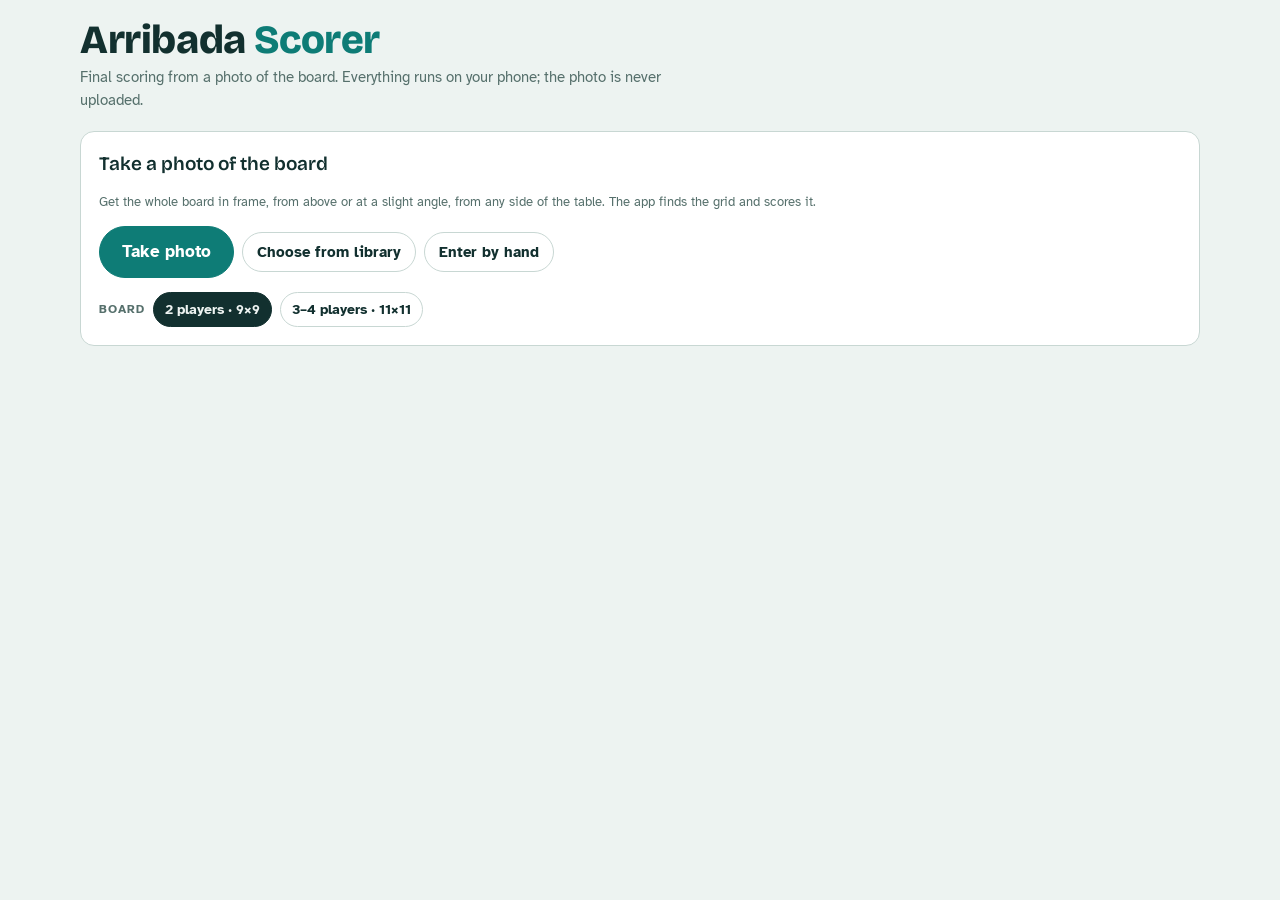
<file: index.html>
<!doctype html>
<html lang="en">
<head>
<meta charset="utf-8">
<meta name="viewport" content="width=device-width,initial-scale=1,viewport-fit=cover">
<title>Arribada Scorer</title>
<meta name="description" content="Photograph an Arribada board at game end and get final scoring: stranded tiles and quadrant majorities.">
<meta name="theme-color" content="#0E7C76">
<link rel="manifest" href="manifest.webmanifest">
<link rel="icon" href="icon.svg" type="image/svg+xml">
<link rel="preconnect" href="https://fonts.googleapis.com">
<link rel="stylesheet" href="https://fonts.googleapis.com/css2?family=Bricolage+Grotesque:opsz,wght@12..96,600;12..96,800&family=Atkinson+Hyperlegible:wght@400;700&display=swap">
<link rel="stylesheet" href="app.css">
</head>
<body>
<div class="wrap">
  <header>
    <h1>Arribada <span>Scorer</span></h1>
    <p class="sub">Final scoring from a photo of the board. Everything runs on your phone; the photo is never uploaded.</p>
  </header>

  <!-- Step 1: take a photo -->
  <section class="panel" id="stepShoot">
    <h2>Take a photo of the board</h2>
    <p class="note">Get the whole board in frame, from above or at a slight angle, from any side of the table. The app finds the grid and scores it.</p>
    <div class="row">
      <label class="btn primary big" for="shoot">Take photo</label>
      <input type="file" id="shoot" accept="image/*" capture="environment" class="vh">
      <label class="btn" for="pick">Choose from library</label>
      <input type="file" id="pick" accept="image/*" class="vh">
      <button id="manualBtn">Enter by hand</button>
    </div>
    <div class="row">
      <span class="label">Board</span>
      <button class="chip" id="sz9">2 players · 9×9</button>
      <button class="chip" id="sz11">3–4 players · 11×11</button>
    </div>
  </section>

  <!-- Step 2: line up the corners -->
  <section class="panel" id="stepAlign" hidden>
    <div class="row between">
      <h2>Line up the grid</h2>
      <div class="row">
        <button class="chip" id="sz9b">9×9</button>
        <button class="chip" id="sz11b">11×11</button>
      </div>
    </div>
    <p class="note" id="alignNote">Drag the four dots onto the outer corners of the grid so the lines sit on the spaces.</p>
    <div class="alignbox" id="alignBox">
      <canvas id="alignCanvas"></canvas>
      <canvas id="loupe" width="128" height="128" hidden></canvas>
    </div>
    <div class="row">
      <button class="primary big" id="readBtn">Score it</button>
      <button id="retakeBtn">New photo</button>
    </div>
  </section>

  <!-- Step 3: check and score -->
  <div class="grid" id="stepResult" hidden>
    <section class="panel" aria-label="Board">
      <div class="row between">
        <h2>Check the board</h2>
        <div class="row"><button id="adjustBtn">Adjust grid</button><button id="againBtn">New photo</button></div>
      </div>
      <div class="status" id="status" role="status"></div>
      <div class="boardbox"><div class="board" id="board" role="grid" aria-label="Board"></div></div>
      <div class="legend">
        <span><i class="lg-strand"></i>Red ring = stranded</span>
        <span><i class="lg-unsure">?</i>Check this space</span>
        <span>Dotted lines = quadrants</span>
      </div>
      <div class="editor">
        <span class="label" id="selLabel">Tap a space to fix it</span>
        <div id="cellTools" hidden>
          <div class="chips" id="ownerChips"></div>
          <div class="chips" id="valChips"></div>
        </div>
        <div class="row">
          <span class="label">Players</span>
          <div class="chips" id="playerChips"></div>
        </div>
        <div class="row">
          <button class="chip" id="sz9c">9×9</button>
          <button class="chip" id="sz11c">11×11</button>
          <button class="chip" id="clearBtn">Clear board</button>
        </div>
      </div>
    </section>

    <section class="panel" aria-label="Final scoring">
      <h2>Final scoring</h2>
      <div id="checks"></div>
      <div class="tablebox"><table id="tally"></table></div>
      <p class="note">Add each player's score-track position (plus 50 per seashell) to get final totals.</p>
      <div class="qcards" id="quads"></div>
      <div class="strandlist" id="strands"></div>
      <p class="note" id="rulesNote"></p>
      <div class="train" id="trainBox" hidden>
        <span class="label">Help improve photo reading</span>
        <p class="note">After fixing every space, save this board as a training example. It downloads one file with the corrected board and the flattened photo.</p>
        <button id="trainBtn">Save for training</button>
      </div>
    </section>
  </div>
</div>
<script type="module" src="js/app.js"></script>
</body>
</html>
</file>
<file: app.css>
/* Layout: one column of steps; the result step is a two-column workbench (board left, tally right) that stacks on phones. */
:root{
  --bg:#EDF3F1; --surface:#FFFFFF; --ink:#12302F; --muted:#56706C; --line:#C8D7D3;
  --accent:#0E7C76; --accent-ink:#FFFFFF;
  --sand:#EBCB8F; --sand-2:#E2BC77; --nest:#7A4A26; --rock:#2B2522; --dots:#4F6B73;
  --danger:#C2352B; --danger-soft:#F9E1DE; --warn:#8A5A00; --warn-soft:#FBF0D9; --good:#2E7D4F;
  --tile:#F7F4EC; --tile-ink:#3A3A3A;
  --p-pink:#E5507A; --p-purple:#8A5CC9; --p-green:#A3BC17; --p-blue:#1E9FA8;
  --f-display:"Bricolage Grotesque", "Segoe UI", system-ui, sans-serif;
  --f-body:"Atkinson Hyperlegible", "Segoe UI", system-ui, sans-serif;
  color-scheme:light;
}
@media (prefers-color-scheme: dark){:root:not([data-theme="light"]){
  --bg:#0C1A1B; --surface:#132627; --ink:#E2EEEB; --muted:#8EA7A2; --line:#24403E;
  --accent:#3FC1B5; --accent-ink:#06201E;
  --sand:#B89458; --sand-2:#A68247; --nest:#4B2D16; --rock:#0B0908; --dots:#24343A;
  --danger:#FF6B5E; --danger-soft:#3A1916; --warn:#F2C46B; --warn-soft:#33270F; --good:#5BC98A;
  --tile:#EDE9DF; --tile-ink:#2A2A2A; color-scheme:dark;
}}
:root[data-theme="dark"]{
  --bg:#0C1A1B; --surface:#132627; --ink:#E2EEEB; --muted:#8EA7A2; --line:#24403E;
  --accent:#3FC1B5; --accent-ink:#06201E;
  --sand:#B89458; --sand-2:#A68247; --nest:#4B2D16; --rock:#0B0908; --dots:#24343A;
  --danger:#FF6B5E; --danger-soft:#3A1916; --warn:#F2C46B; --warn-soft:#33270F; --good:#5BC98A;
  --tile:#EDE9DF; --tile-ink:#2A2A2A; color-scheme:dark;
}
*{box-sizing:border-box}
[hidden]{display:none!important}
html{padding-top:env(safe-area-inset-top,0px);padding-bottom:env(safe-area-inset-bottom,0px)}
body{margin:0;background:var(--bg);color:var(--ink);font-family:var(--f-body);font-size:15px;line-height:1.5;
  padding-left:max(16px,env(safe-area-inset-left,0px));padding-right:max(16px,env(safe-area-inset-right,0px));padding-block:20px 40px}
.wrap{max-width:1120px;margin:0 auto;display:flex;flex-direction:column;gap:20px}
header{display:flex;flex-direction:column;gap:6px}
h1{font-family:var(--f-display);font-weight:800;font-size:clamp(28px,5vw,40px);line-height:1;margin:0;letter-spacing:-.01em}
h1 span{color:var(--accent)}
.sub{color:var(--muted);margin:0;max-width:60ch}
h2{font-family:var(--f-display);font-weight:600;font-size:19px;margin:0;text-wrap:balance}
.label{font-size:12px;text-transform:uppercase;letter-spacing:.08em;color:var(--muted);font-weight:700}
.grid{display:grid;grid-template-columns:minmax(0,1.15fr) minmax(0,1fr);gap:20px;align-items:start}
@media (max-width:860px){.grid{grid-template-columns:minmax(0,1fr)}}
.panel{background:var(--surface);border:1px solid var(--line);border-radius:14px;padding:18px;display:flex;flex-direction:column;gap:14px;min-width:0}
.row{display:flex;flex-wrap:wrap;gap:8px;align-items:center}
.between{justify-content:space-between}
button,.btn{font:inherit;font-weight:700;border-radius:999px;border:1px solid var(--line);background:var(--surface);color:var(--ink);padding:8px 14px;cursor:pointer;display:inline-flex;align-items:center;gap:6px}
button:hover,.btn:hover{border-color:var(--accent)}
button:focus-visible,input:focus-visible{outline:3px solid var(--accent);outline-offset:2px}
input.vh:focus-visible + .btn, .vh:focus-visible{outline:3px solid var(--accent)}
.primary{background:var(--accent);color:var(--accent-ink);border-color:var(--accent)}
.big{padding:12px 22px;font-size:17px}
button:disabled{opacity:.5;cursor:not-allowed}
.vh{position:absolute;width:1px;height:1px;opacity:0;overflow:hidden}
.status{font-size:14px;color:var(--muted);min-height:1.5em}
.note{font-size:13px;color:var(--muted);margin:0}

/* Align step */
.alignbox{position:relative;touch-action:none;user-select:none;-webkit-user-select:none}
#alignCanvas{display:block;width:100%;height:auto;border-radius:10px;background:var(--bg)}
#loupe{position:absolute;width:128px;height:128px;border-radius:50%;border:3px solid var(--accent);pointer-events:none;box-shadow:0 4px 14px rgba(0,0,0,.35)}

/* Board */
.boardbox{overflow-x:auto}
.board{--n:9;display:grid;grid-template-columns:repeat(var(--n),1fr);background:var(--sand);border:6px solid var(--sand-2);border-radius:10px;
  width:100%;max-width:560px;aspect-ratio:1;margin:0 auto;min-width:300px}
.cell{position:relative;border:0;border-radius:0;padding:0;background:transparent;box-shadow:inset 0 0 0 .5px rgba(0,0,0,.12);display:grid;place-items:center;cursor:pointer;min-width:0}
.cell.nest::before{content:"";position:absolute;inset:14%;border-radius:50%;background:radial-gradient(circle,var(--nest) 25%,transparent 72%);opacity:.8}
.cell.qR{border-right:3px dotted var(--dots)}
.cell.qB{border-bottom:3px dotted var(--dots)}
.cell.sel{box-shadow:inset 0 0 0 3px var(--accent);z-index:2}
.cell.unsure::after{content:"?";position:absolute;top:0;right:2px;font-size:11px;font-weight:700;color:var(--danger)}
.cell.flag{background:color-mix(in srgb,var(--danger) 22%,transparent)}
.rock{width:78%;height:70%;background:var(--rock);border-radius:46% 54% 50% 50%/55% 50% 50% 45%;position:relative}
.tile{position:relative;width:80%;height:80%;border-radius:42% 42% 46% 46%;background:var(--tile);color:var(--tile-ink);display:grid;place-items:center;
  font-weight:700;font-size:clamp(11px,2.6vw,18px);box-shadow:0 1px 2px rgba(0,0,0,.35)}
.tile .disc{width:76%;height:76%;border-radius:50%;display:grid;place-items:center;color:#fff;text-shadow:0 1px 1px rgba(0,0,0,.4)}
.tile.strand{box-shadow:0 0 0 3px var(--danger),0 1px 2px rgba(0,0,0,.35)}
.legend{display:flex;flex-wrap:wrap;gap:14px;font-size:13px;color:var(--muted)}
.legend i{display:inline-grid;place-items:center;width:13px;height:13px;border-radius:50%;vertical-align:-2px;margin-right:5px;font-style:normal;font-size:11px;font-weight:700}
.lg-strand{box-shadow:inset 0 0 0 3px var(--danger)}
.lg-unsure{color:var(--danger)}

/* Editor */
.editor{border-top:1px solid var(--line);padding-top:14px;display:flex;flex-direction:column;gap:10px}
#cellTools{display:flex;flex-direction:column;gap:8px}
.chips{display:flex;flex-wrap:wrap;gap:6px}
.chip{padding:6px 11px;font-size:14px}
.chip[aria-pressed="true"]{background:var(--ink);color:var(--bg);border-color:var(--ink)}
.dot{width:11px;height:11px;border-radius:50%;display:inline-block;flex:none}
.num{min-width:38px;justify-content:center;font-variant-numeric:tabular-nums}

/* Results */
table{width:100%;border-collapse:collapse;font-variant-numeric:tabular-nums}
th,td{padding:7px 4px;text-align:right;border-bottom:1px solid var(--line);white-space:nowrap}
th:first-child,td:first-child{text-align:left}
thead th{font-size:12px;text-transform:uppercase;letter-spacing:.06em;color:var(--muted);font-weight:700}
.tablebox{overflow-x:auto}
.neg{color:var(--danger)}
.pos{color:var(--good)}
.who{display:inline-flex;align-items:center;gap:7px;font-weight:700}
.trk{width:58px;font:inherit;text-align:right;padding:4px 6px;border:1px solid var(--line);border-radius:8px;background:var(--bg);color:var(--ink)}
.lead{background:var(--accent);color:var(--accent-ink);border-radius:999px;padding:1px 8px;font-size:12px;margin-left:4px}
.qcards{display:grid;grid-template-columns:repeat(2,minmax(0,1fr));gap:10px}
.q{border:1px solid var(--line);border-radius:10px;padding:10px 12px;font-size:14px;display:flex;flex-direction:column;gap:4px}
.q div{display:flex;justify-content:space-between;gap:8px;font-variant-numeric:tabular-nums}
.strandlist{font-size:14px;color:var(--muted)}
#checks{display:flex;flex-direction:column;gap:6px}
.check{border-radius:10px;padding:8px 12px;font-size:14px}
.check.error{background:var(--danger-soft);color:var(--danger)}
.check.warn{background:var(--warn-soft);color:var(--warn)}
.train{border-top:1px solid var(--line);padding-top:14px;display:flex;flex-direction:column;gap:8px;align-items:flex-start}
@media (prefers-reduced-motion:no-preference){.cell .tile{transition:transform .12s}.cell:hover .tile{transform:scale(1.06)}}
</file>
